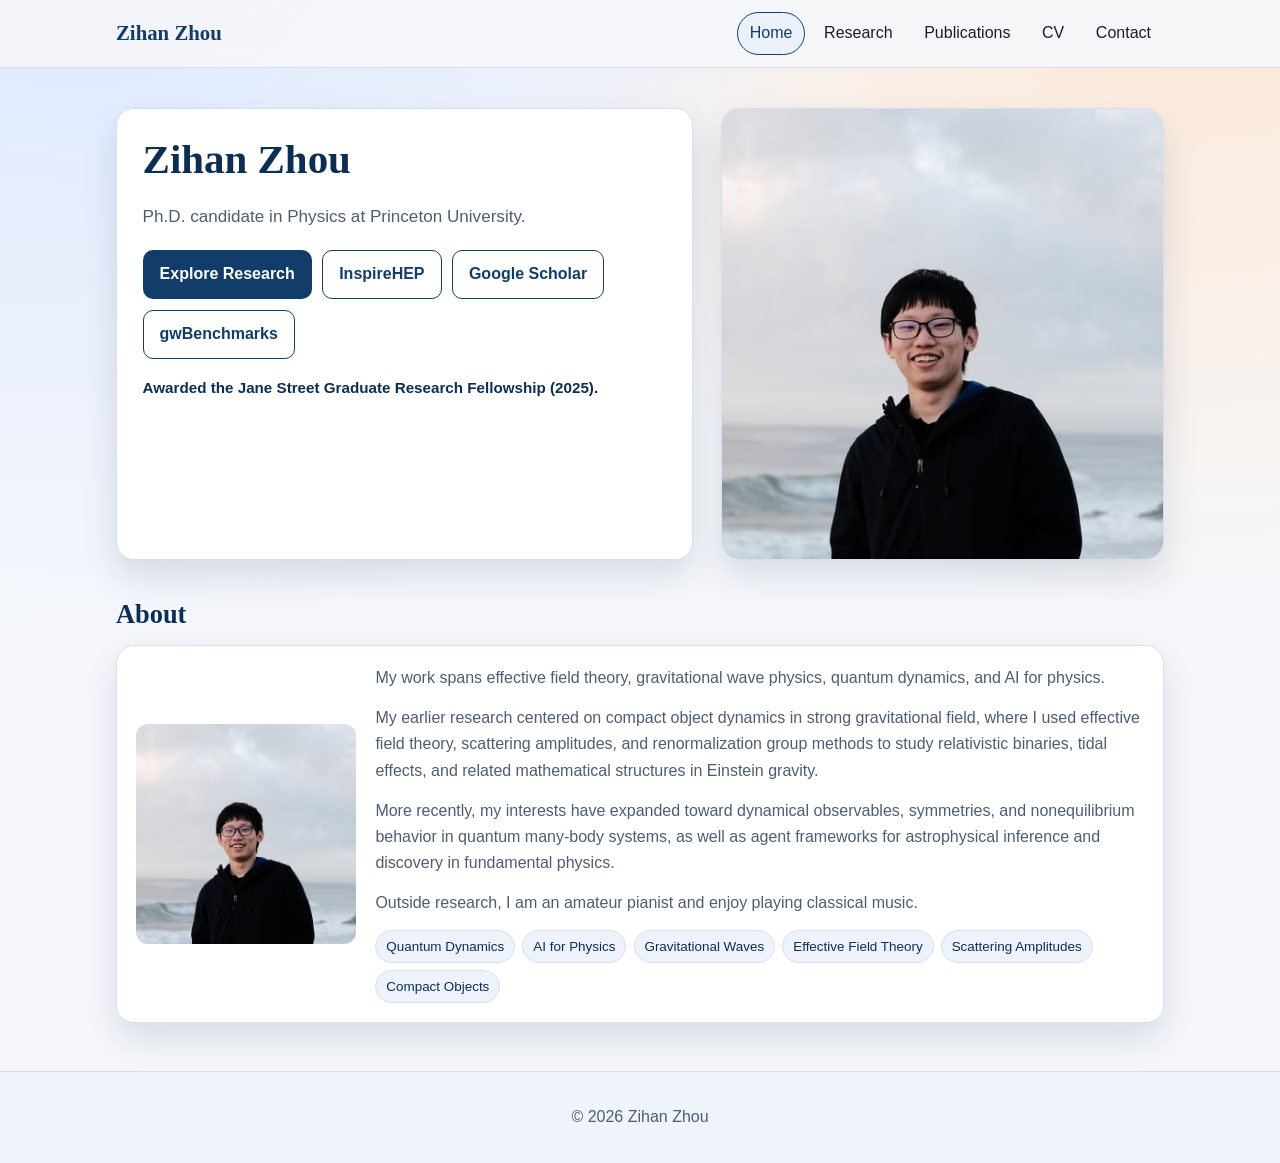
<file: index.html>
<!DOCTYPE html>
<html lang="en">
<head>
  <meta charset="UTF-8">
  <meta name="viewport" content="width=device-width, initial-scale=1.0">
  <meta name="description" content="Zihan Zhou is a Ph.D. candidate in Physics at Princeton University working on gravitational wave astrophysics, quantum dynamics, and AI for physics.">
  <title>Zihan Zhou | Physics at Princeton</title>
  <link rel="stylesheet" href="style.css">
</head>
<body>
  <nav class="site-nav">
    <div class="site-nav-inner">
      <a class="brand" href="index.html">Zihan Zhou</a>
      <ul class="nav-links">
        <li><a class="active" href="index.html">Home</a></li>
        <li><a href="research.html">Research</a></li>
        <li><a href="publications.html">Publications</a></li>
        <li><a href="cv.html">CV</a></li>
        <li><a href="contact.html">Contact</a></li>
      </ul>
    </div>
  </nav>

  <main>
    <header class="hero">
      <div class="hero-text" data-animate style="--delay: 0.05s;">
        <h1>Zihan Zhou</h1>
        <p class="lead">
          Ph.D. candidate in Physics at Princeton University.
        </p>
        <div class="actions">
          <a class="btn primary" href="research.html">Explore Research</a>
          <a class="btn ghost" href="https://inspirehep.net/authors/1829935?ui-citation-summary=true" target="_blank" rel="noopener">InspireHEP</a>
          <a class="btn ghost" href="https://scholar.google.com/citations?user=hZ7gmYwAAAAJ&amp;hl=en&amp;oi=ao" target="_blank" rel="noopener">Google Scholar</a>
          <a class="btn ghost" href="https://tousifislam.com/gwBenchmarks/" target="_blank" rel="noopener">gwBenchmarks</a>
        </div>
        <p class="hero-note">Awarded the Jane Street Graduate Research Fellowship (2025).</p>
      </div>
      <figure class="hero-photo" data-animate style="--delay: 0.2s;">
        <img src="zihan-home.jpg" alt="Portrait of Zihan Zhou">
      </figure>
    </header>

    <section class="section" data-animate style="--delay: 0.28s;">
      <h2>About</h2>
      <div class="about-panel">
        <img src="zihan-home.jpg" alt="Zihan Zhou">
        <div>
          <p>
            My work spans effective field theory, gravitational wave physics, quantum dynamics, and AI for physics.
          </p>
          <p>
            My earlier research centered on compact object dynamics in strong gravitational field, where I used effective field theory,
            scattering amplitudes, and renormalization group methods to study relativistic binaries, tidal effects, and
            related mathematical structures in Einstein gravity.
          </p>
          <p>
            More recently, my interests have expanded toward dynamical observables, symmetries, and nonequilibrium
            behavior in quantum many-body systems, as well as agent frameworks for astrophysical inference and
            discovery in fundamental physics.
          </p>
          <p>
            Outside research, I am an amateur pianist and enjoy playing classical music.
          </p>
          <div class="tag-row">
            <span class="tag">Quantum Dynamics</span>
            <span class="tag">AI for Physics</span>
            <span class="tag">Gravitational Waves</span>
            <span class="tag">Effective Field Theory</span>
            <span class="tag">Scattering Amplitudes</span>
            <span class="tag">Compact Objects</span>
          </div>
        </div>
      </div>
    </section>

  </main>

  <footer>
    <p>&copy; 2026 Zihan Zhou</p>
  </footer>
</body>
</html>
</file>
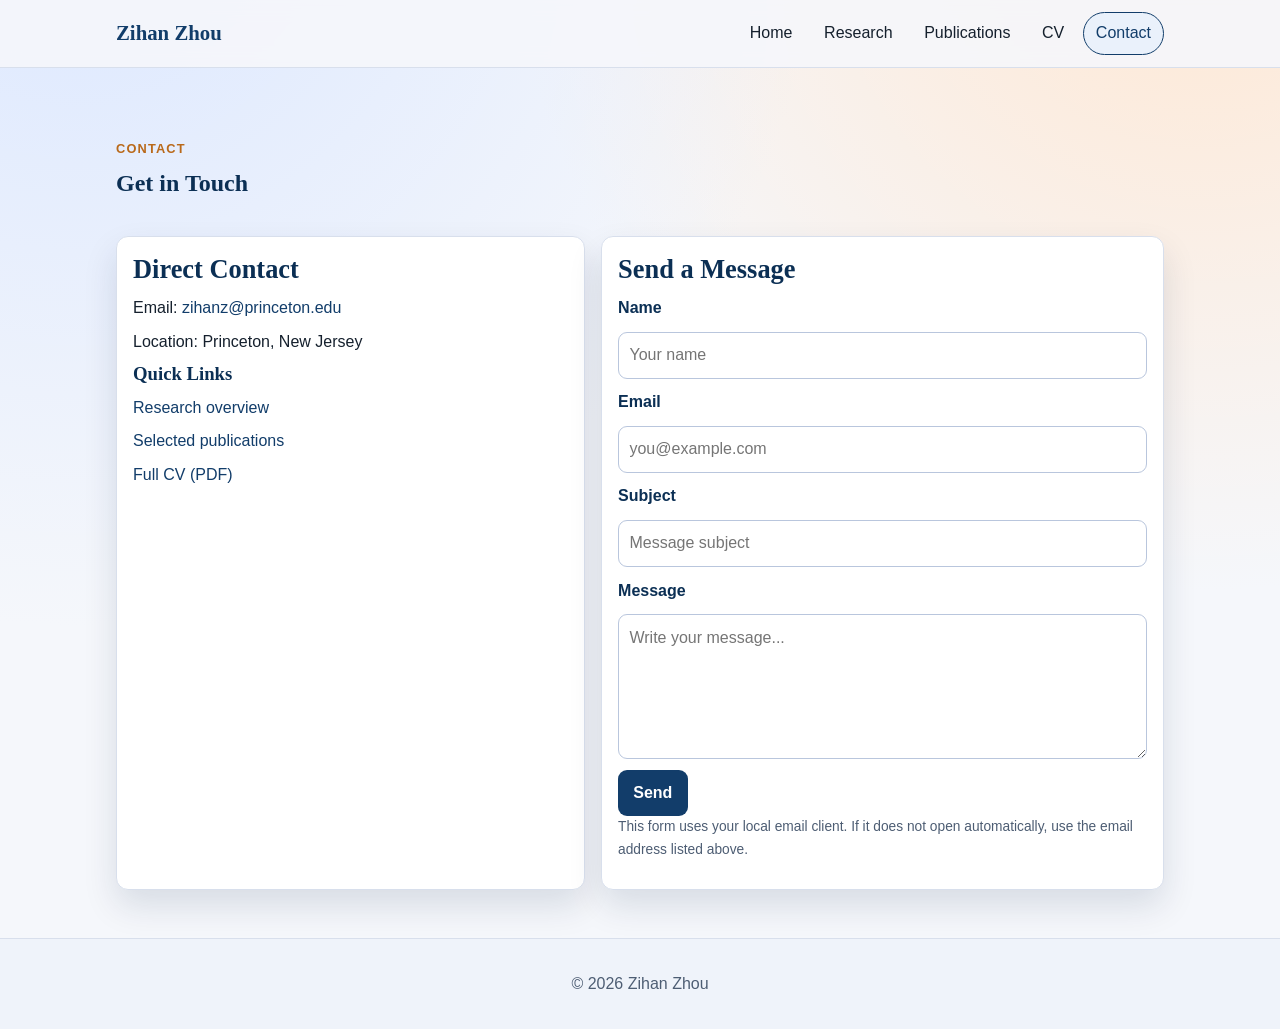
<file: contact.html>
<!DOCTYPE html>
<html lang="en">
<head>
  <meta charset="UTF-8">
  <meta name="viewport" content="width=device-width, initial-scale=1.0">
  <meta name="description" content="Contact information for Zihan Zhou.">
  <title>Contact | Zihan Zhou</title>
  <link rel="stylesheet" href="style.css">
</head>
<body>
  <nav class="site-nav">
    <div class="site-nav-inner">
      <a class="brand" href="index.html">Zihan Zhou</a>
      <ul class="nav-links">
        <li><a href="index.html">Home</a></li>
        <li><a href="research.html">Research</a></li>
        <li><a href="publications.html">Publications</a></li>
        <li><a href="cv.html">CV</a></li>
        <li><a class="active" href="contact.html">Contact</a></li>
      </ul>
    </div>
  </nav>

  <main>
    <section class="section" data-animate style="--delay: 0.05s;">
      <p class="eyebrow">Contact</p>
      <h1>Get in Touch</h1>
    </section>

    <section class="section contact-layout" data-animate style="--delay: 0.12s;">
      <article class="contact-card">
        <h2>Direct Contact</h2>
        <ul class="contact-list">
          <li>Email: <a href="mailto:zihanz@princeton.edu">zihanz@princeton.edu</a></li>
          <li>Location: Princeton, New Jersey</li>
        </ul>
        <h3>Quick Links</h3>
        <ul class="contact-list">
          <li><a href="research.html">Research overview</a></li>
          <li><a href="publications.html">Selected publications</a></li>
          <li><a href="cv-zihan-zhou.pdf" target="_blank" rel="noopener">Full CV (PDF)</a></li>
        </ul>
      </article>

      <article class="contact-card">
        <h2>Send a Message</h2>
        <form class="contact-form" action="mailto:zihanz@princeton.edu" method="post" enctype="text/plain">
          <label for="name">Name</label>
          <input type="text" id="name" name="name" placeholder="Your name" required>

          <label for="email">Email</label>
          <input type="email" id="email" name="email" placeholder="you@example.com" required>

          <label for="subject">Subject</label>
          <input type="text" id="subject" name="subject" placeholder="Message subject" required>

          <label for="message">Message</label>
          <textarea id="message" name="message" placeholder="Write your message..." required></textarea>

          <button type="submit">Send</button>
        </form>
        <p class="form-note">
          This form uses your local email client. If it does not open automatically, use the email address listed above.
        </p>
      </article>
    </section>
  </main>

  <footer>
    <p>&copy; 2026 Zihan Zhou</p>
  </footer>
</body>
</html>
</file>
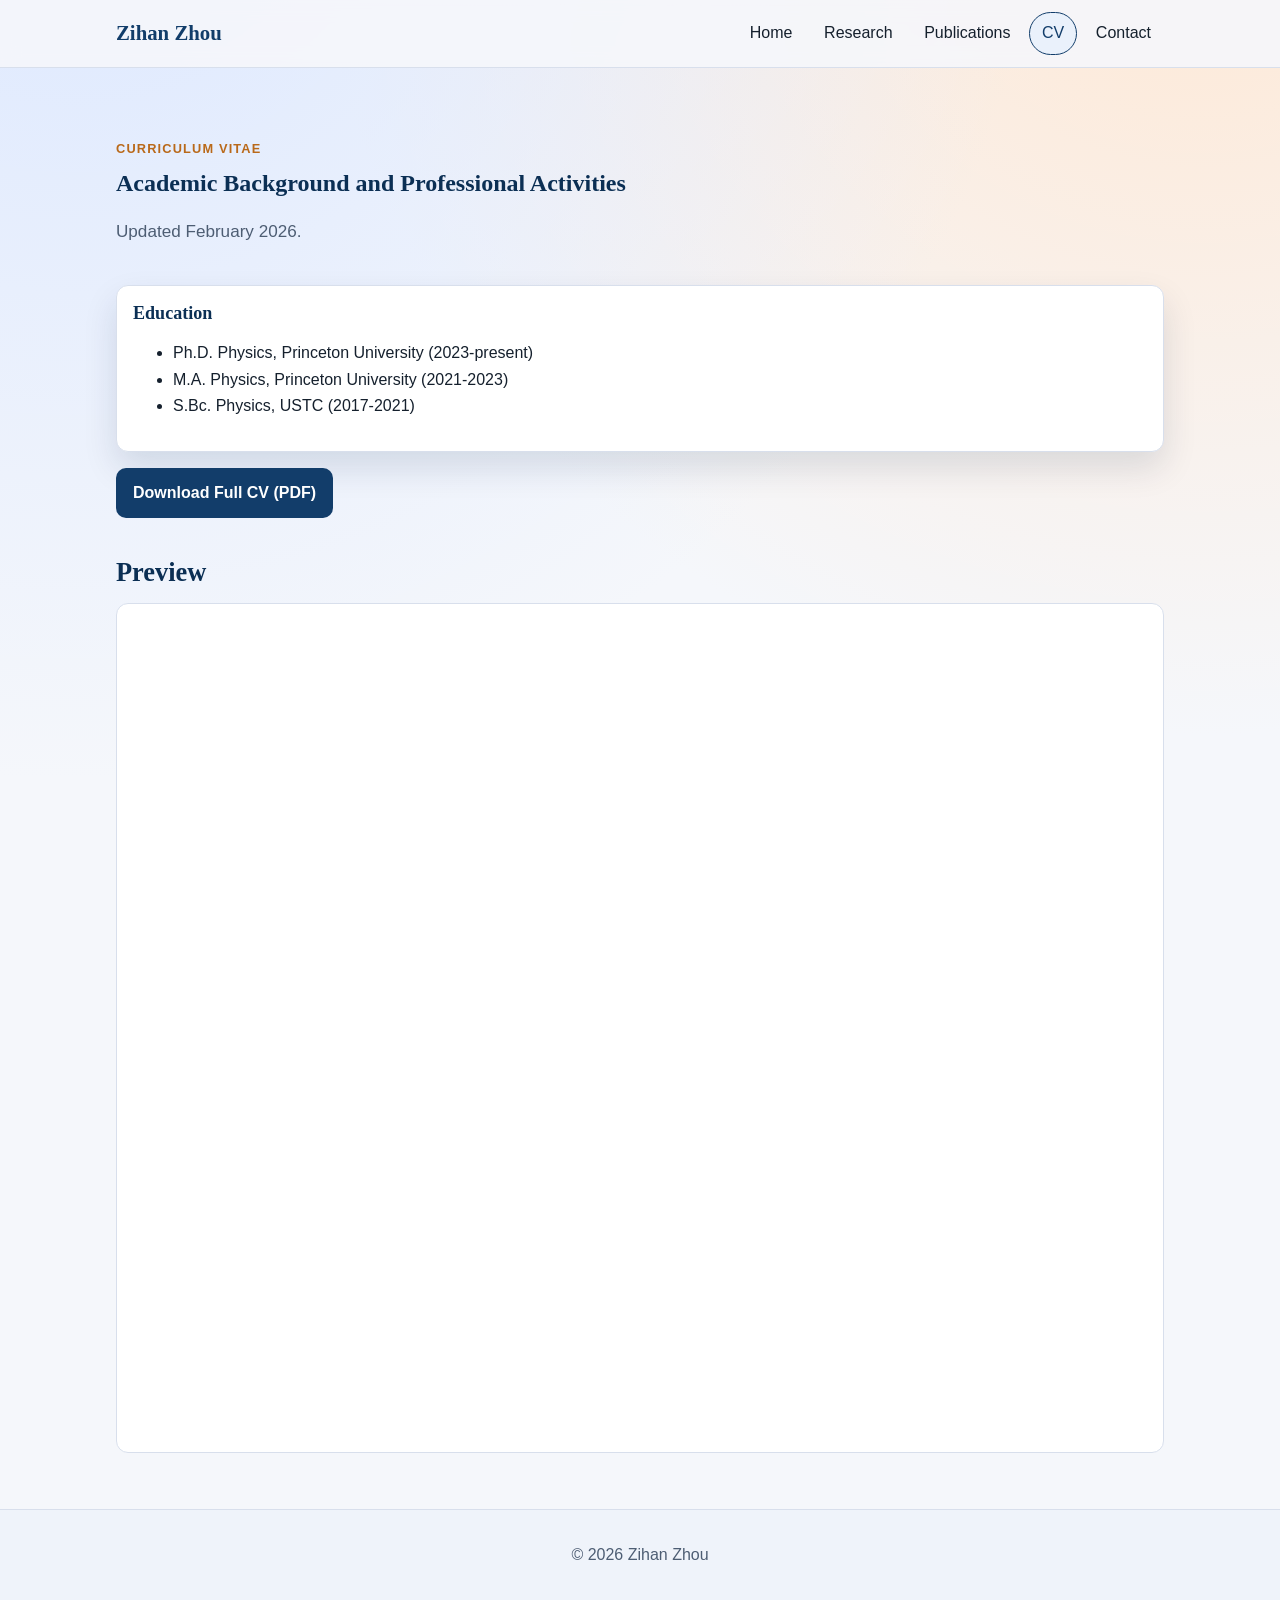
<file: cv.html>
<!DOCTYPE html>
<html lang="en">
<head>
  <meta charset="UTF-8">
  <meta name="viewport" content="width=device-width, initial-scale=1.0">
  <meta name="description" content="Curriculum Vitae for Zihan Zhou, Ph.D. candidate in Physics at Princeton University.">
  <title>CV | Zihan Zhou</title>
  <link rel="stylesheet" href="style.css">
</head>
<body>
  <nav class="site-nav">
    <div class="site-nav-inner">
      <a class="brand" href="index.html">Zihan Zhou</a>
      <ul class="nav-links">
        <li><a href="index.html">Home</a></li>
        <li><a href="research.html">Research</a></li>
        <li><a href="publications.html">Publications</a></li>
        <li><a class="active" href="cv.html">CV</a></li>
        <li><a href="contact.html">Contact</a></li>
      </ul>
    </div>
  </nav>

  <main>
    <section class="section" data-animate style="--delay: 0.05s;">
      <p class="eyebrow">Curriculum Vitae</p>
      <h1>Academic Background and Professional Activities</h1>
      <p class="lead">Updated February 2026.</p>
    </section>

    <section class="section" data-animate style="--delay: 0.12s;">
      <div class="cv-grid">
        <article class="card">
          <h3>Education</h3>
          <ul>
            <li>Ph.D. Physics, Princeton University (2023-present)</li>
            <li>M.A. Physics, Princeton University (2021-2023)</li>
            <li>S.Bc. Physics, USTC (2017-2021)</li>
          </ul>
        </article>
      </div>
      <p>
        <a class="btn primary" href="cv-zihan-zhou.pdf" target="_blank" rel="noopener">Download Full CV (PDF)</a>
      </p>
    </section>

    <section class="section" data-animate style="--delay: 0.18s;">
      <h2>Preview</h2>
      <iframe class="cv-preview" src="cv-zihan-zhou.pdf#view=FitH" title="CV preview for Zihan Zhou"></iframe>
    </section>
  </main>

  <footer>
    <p>&copy; 2026 Zihan Zhou</p>
  </footer>
</body>
</html>
</file>
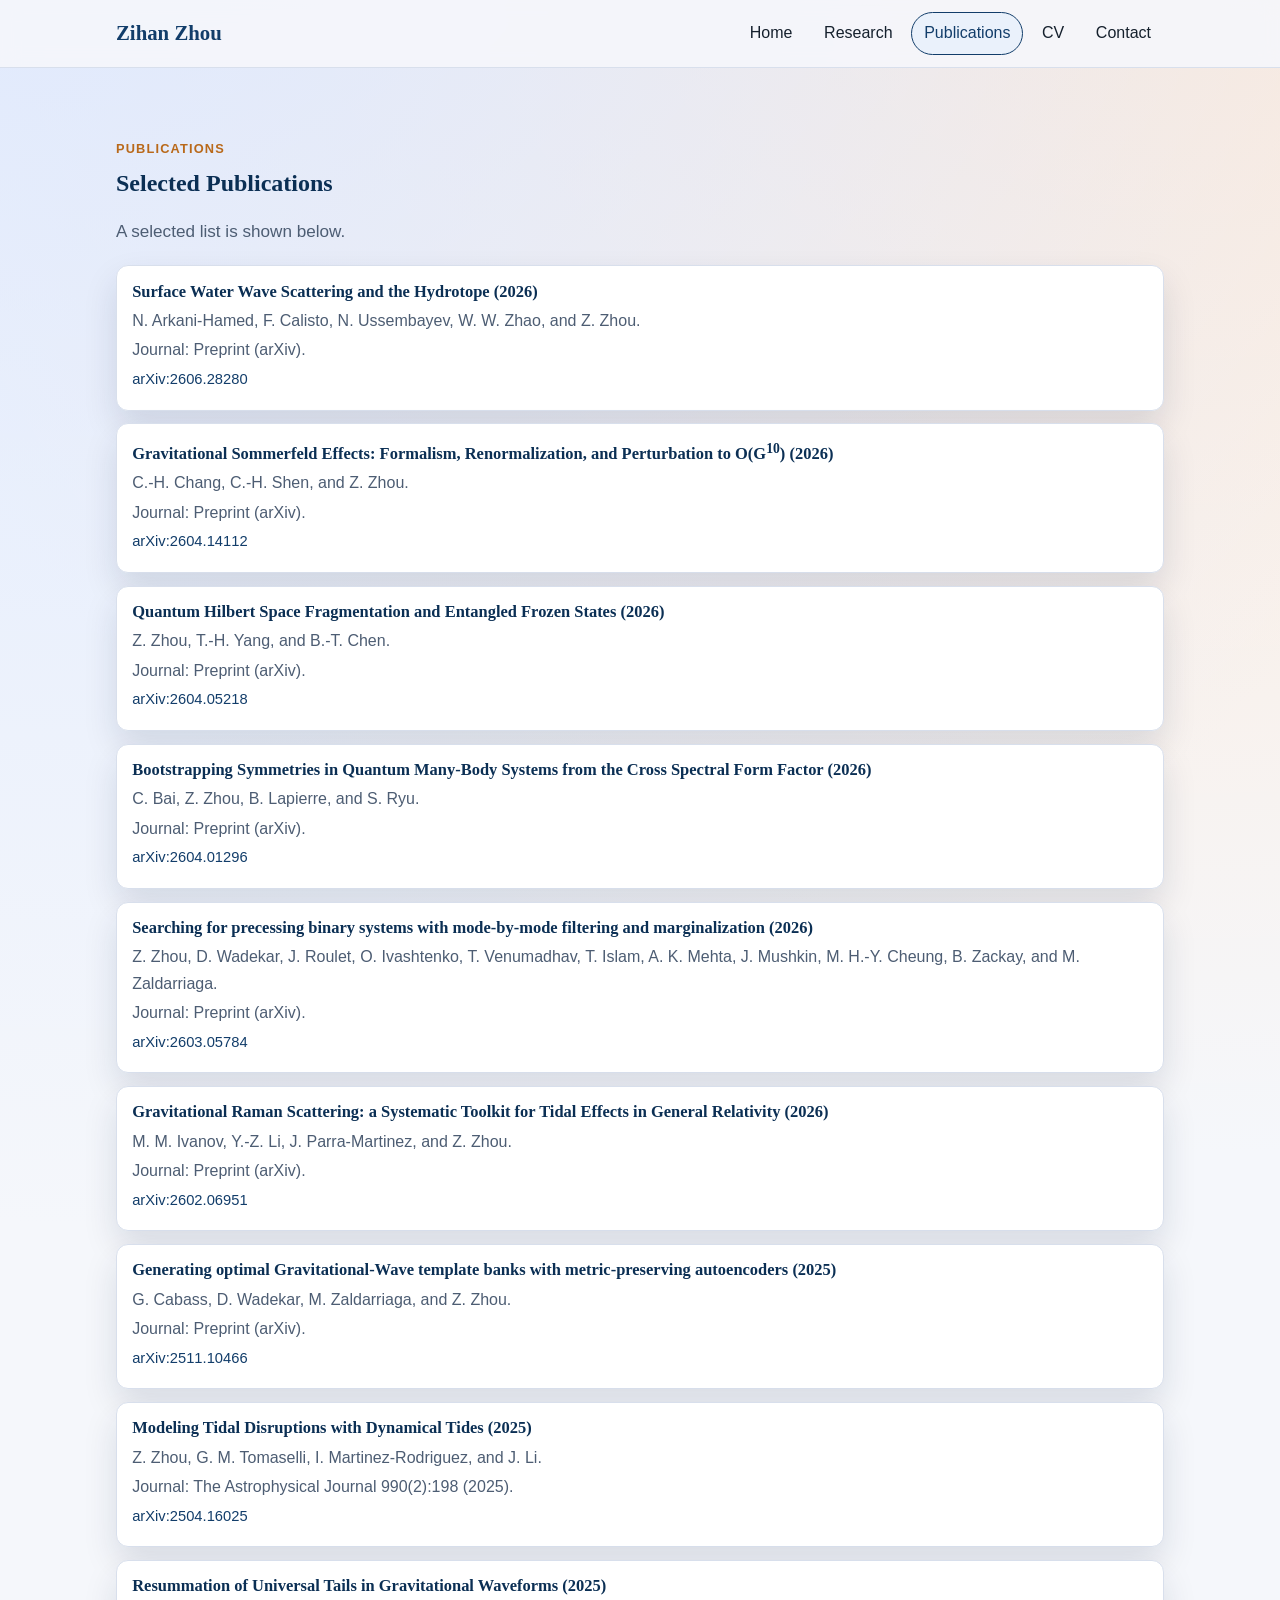
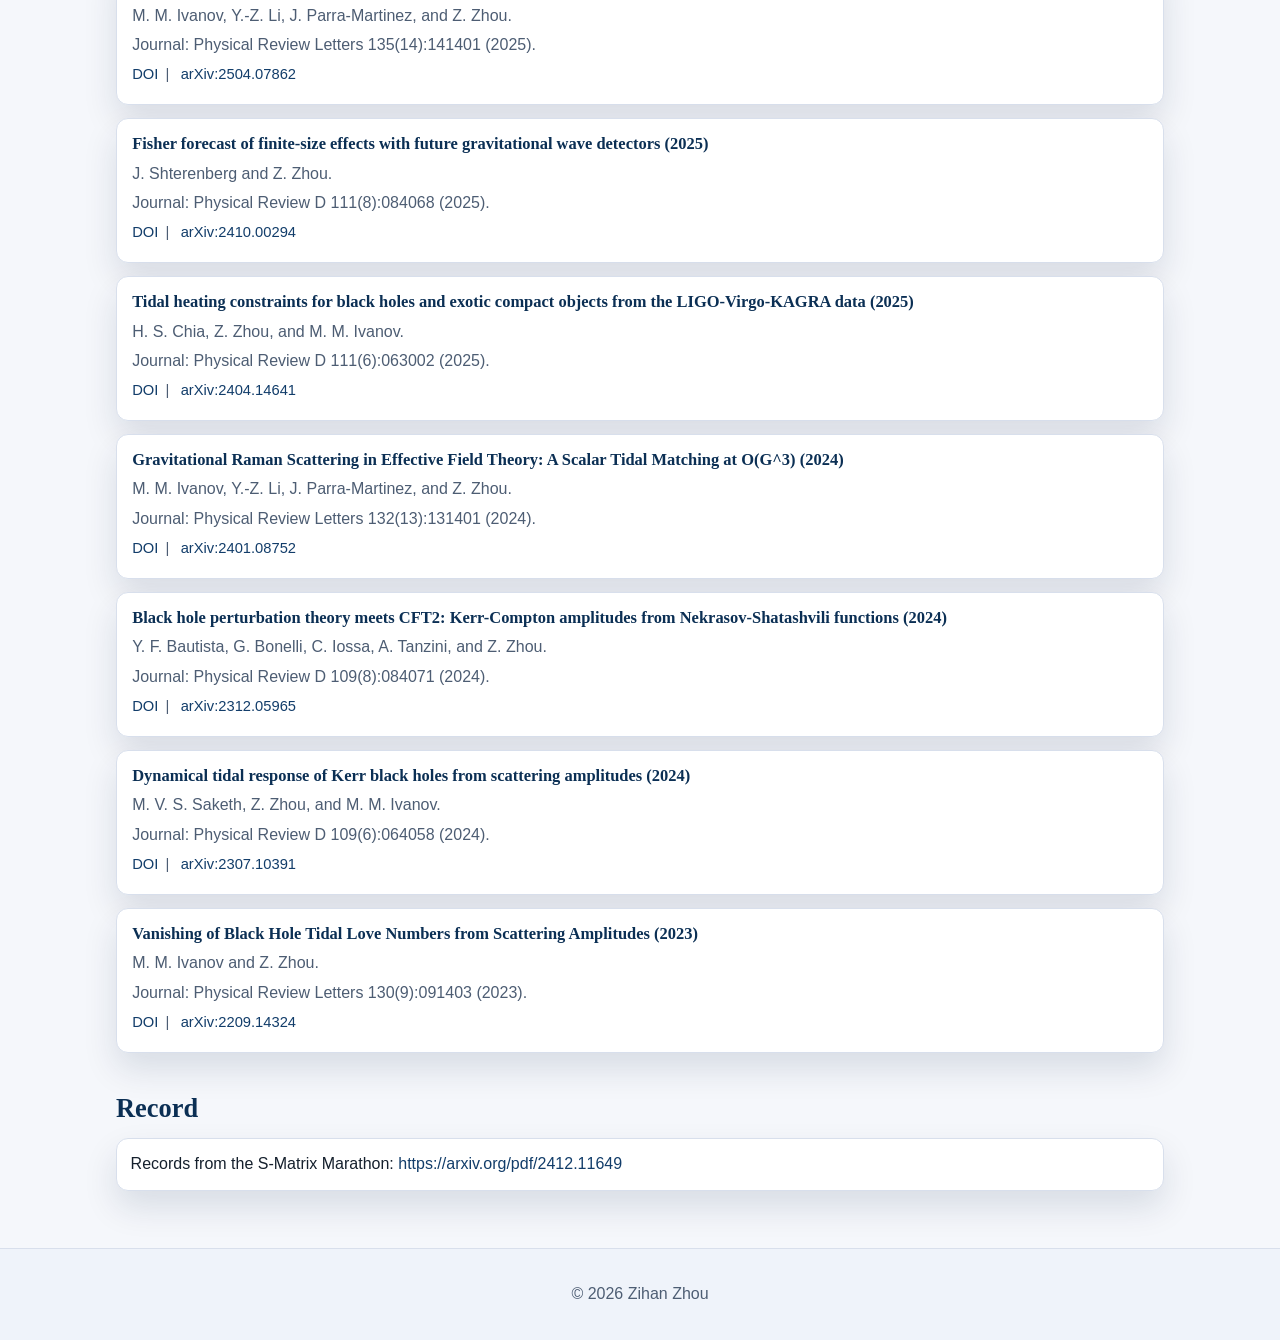
<file: publications.html>
<!DOCTYPE html>
<html lang="en">
<head>
  <meta charset="UTF-8">
  <meta name="viewport" content="width=device-width, initial-scale=1.0">
  <meta name="description" content="Selected publications by Zihan Zhou in gravitational wave physics, compact objects, and cosmology.">
  <title>Publications | Zihan Zhou</title>
  <link rel="stylesheet" href="style.css">
</head>
<body>
  <nav class="site-nav">
    <div class="site-nav-inner">
      <a class="brand" href="index.html">Zihan Zhou</a>
      <ul class="nav-links">
        <li><a href="index.html">Home</a></li>
        <li><a href="research.html">Research</a></li>
        <li><a class="active" href="publications.html">Publications</a></li>
        <li><a href="cv.html">CV</a></li>
        <li><a href="contact.html">Contact</a></li>
      </ul>
    </div>
  </nav>

  <main>
    <section class="section" data-animate style="--delay: 0.05s;">
      <p class="eyebrow">Publications</p>
      <h1>Selected Publications</h1>
      <p class="lead">
        A selected list is shown below.
      </p>
    </section>

    <ol class="publication-list" data-animate style="--delay: 0.12s;">
      <li class="publication-item">
        <h3>Surface Water Wave Scattering and the Hydrotope (2026)</h3>
        <p>N. Arkani-Hamed, F. Calisto, N. Ussembayev, W. W. Zhao, and Z. Zhou.</p>
        <p>Journal: Preprint (arXiv).</p>
        <p class="publication-links">
          <a href="https://arxiv.org/abs/2606.28280" target="_blank" rel="noopener">arXiv:2606.28280</a>
        </p>
      </li>
      <li class="publication-item">
        <h3>Gravitational Sommerfeld Effects: Formalism, Renormalization, and Perturbation to O(G<sup>10</sup>) (2026)</h3>
        <p>C.-H. Chang, C.-H. Shen, and Z. Zhou.</p>
        <p>Journal: Preprint (arXiv).</p>
        <p class="publication-links">
          <a href="https://arxiv.org/abs/2604.14112" target="_blank" rel="noopener">arXiv:2604.14112</a>
        </p>
      </li>
      <li class="publication-item">
        <h3>Quantum Hilbert Space Fragmentation and Entangled Frozen States (2026)</h3>
        <p>Z. Zhou, T.-H. Yang, and B.-T. Chen.</p>
        <p>Journal: Preprint (arXiv).</p>
        <p class="publication-links">
          <a href="https://arxiv.org/abs/2604.05218" target="_blank" rel="noopener">arXiv:2604.05218</a>
        </p>
      </li>
      <li class="publication-item">
        <h3>Bootstrapping Symmetries in Quantum Many-Body Systems from the Cross Spectral Form Factor (2026)</h3>
        <p>C. Bai, Z. Zhou, B. Lapierre, and S. Ryu.</p>
        <p>Journal: Preprint (arXiv).</p>
        <p class="publication-links">
          <a href="https://arxiv.org/abs/2604.01296" target="_blank" rel="noopener">arXiv:2604.01296</a>
        </p>
      </li>
      <li class="publication-item">
        <h3>Searching for precessing binary systems with mode-by-mode filtering and marginalization (2026)</h3>
        <p>Z. Zhou, D. Wadekar, J. Roulet, O. Ivashtenko, T. Venumadhav, T. Islam, A. K. Mehta, J. Mushkin, M. H.-Y. Cheung, B. Zackay, and M. Zaldarriaga.</p>
        <p>Journal: Preprint (arXiv).</p>
        <p class="publication-links">
          <a href="https://arxiv.org/abs/2603.05784" target="_blank" rel="noopener">arXiv:2603.05784</a>
        </p>
      </li>
      <li class="publication-item">
        <h3>Gravitational Raman Scattering: a Systematic Toolkit for Tidal Effects in General Relativity (2026)</h3>
        <p>M. M. Ivanov, Y.-Z. Li, J. Parra-Martinez, and Z. Zhou.</p>
        <p>Journal: Preprint (arXiv).</p>
        <p class="publication-links">
          <a href="https://arxiv.org/abs/2602.06951" target="_blank" rel="noopener">arXiv:2602.06951</a>
        </p>
      </li>
      <li class="publication-item">
        <h3>Generating optimal Gravitational-Wave template banks with metric-preserving autoencoders (2025)</h3>
        <p>G. Cabass, D. Wadekar, M. Zaldarriaga, and Z. Zhou.</p>
        <p>Journal: Preprint (arXiv).</p>
        <p class="publication-links">
          <a href="https://arxiv.org/abs/2511.10466" target="_blank" rel="noopener">arXiv:2511.10466</a>
        </p>
      </li>
      <li class="publication-item">
        <h3>Modeling Tidal Disruptions with Dynamical Tides (2025)</h3>
        <p>Z. Zhou, G. M. Tomaselli, I. Martinez-Rodriguez, and J. Li.</p>
        <p>Journal: The Astrophysical Journal 990(2):198 (2025).</p>
        <p class="publication-links">
          <a href="https://arxiv.org/abs/2504.16025" target="_blank" rel="noopener">arXiv:2504.16025</a>
        </p>
      </li>
      <li class="publication-item">
        <h3>Resummation of Universal Tails in Gravitational Waveforms (2025)</h3>
        <p>M. M. Ivanov, Y.-Z. Li, J. Parra-Martinez, and Z. Zhou.</p>
        <p>Journal: Physical Review Letters 135(14):141401 (2025).</p>
        <p class="publication-links">
          <a href="https://doi.org/10.1103/PhysRevLett.135.141401" target="_blank" rel="noopener">DOI</a>
          <a href="https://arxiv.org/abs/2504.07862" target="_blank" rel="noopener">arXiv:2504.07862</a>
        </p>
      </li>
      <li class="publication-item">
        <h3>Fisher forecast of finite-size effects with future gravitational wave detectors (2025)</h3>
        <p>J. Shterenberg and Z. Zhou.</p>
        <p>Journal: Physical Review D 111(8):084068 (2025).</p>
        <p class="publication-links">
          <a href="https://doi.org/10.1103/PhysRevD.111.084068" target="_blank" rel="noopener">DOI</a>
          <a href="https://arxiv.org/abs/2410.00294" target="_blank" rel="noopener">arXiv:2410.00294</a>
        </p>
      </li>
      <li class="publication-item">
        <h3>Tidal heating constraints for black holes and exotic compact objects from the LIGO-Virgo-KAGRA data (2025)</h3>
        <p>H. S. Chia, Z. Zhou, and M. M. Ivanov.</p>
        <p>Journal: Physical Review D 111(6):063002 (2025).</p>
        <p class="publication-links">
          <a href="https://doi.org/10.1103/PhysRevD.111.063002" target="_blank" rel="noopener">DOI</a>
          <a href="https://arxiv.org/abs/2404.14641" target="_blank" rel="noopener">arXiv:2404.14641</a>
        </p>
      </li>
      <li class="publication-item">
        <h3>Gravitational Raman Scattering in Effective Field Theory: A Scalar Tidal Matching at O(G^3) (2024)</h3>
        <p>M. M. Ivanov, Y.-Z. Li, J. Parra-Martinez, and Z. Zhou.</p>
        <p>Journal: Physical Review Letters 132(13):131401 (2024).</p>
        <p class="publication-links">
          <a href="https://doi.org/10.1103/PhysRevLett.132.131401" target="_blank" rel="noopener">DOI</a>
          <a href="https://arxiv.org/abs/2401.08752" target="_blank" rel="noopener">arXiv:2401.08752</a>
        </p>
      </li>
      <li class="publication-item">
        <h3>Black hole perturbation theory meets CFT2: Kerr-Compton amplitudes from Nekrasov-Shatashvili functions (2024)</h3>
        <p>Y. F. Bautista, G. Bonelli, C. Iossa, A. Tanzini, and Z. Zhou.</p>
        <p>Journal: Physical Review D 109(8):084071 (2024).</p>
        <p class="publication-links">
          <a href="https://doi.org/10.1103/PhysRevD.109.084071" target="_blank" rel="noopener">DOI</a>
          <a href="https://arxiv.org/abs/2312.05965" target="_blank" rel="noopener">arXiv:2312.05965</a>
        </p>
      </li>
      <li class="publication-item">
        <h3>Dynamical tidal response of Kerr black holes from scattering amplitudes (2024)</h3>
        <p>M. V. S. Saketh, Z. Zhou, and M. M. Ivanov.</p>
        <p>Journal: Physical Review D 109(6):064058 (2024).</p>
        <p class="publication-links">
          <a href="https://doi.org/10.1103/PhysRevD.109.064058" target="_blank" rel="noopener">DOI</a>
          <a href="https://arxiv.org/abs/2307.10391" target="_blank" rel="noopener">arXiv:2307.10391</a>
        </p>
      </li>
      <li class="publication-item">
        <h3>Vanishing of Black Hole Tidal Love Numbers from Scattering Amplitudes (2023)</h3>
        <p>M. M. Ivanov and Z. Zhou.</p>
        <p>Journal: Physical Review Letters 130(9):091403 (2023).</p>
        <p class="publication-links">
          <a href="https://doi.org/10.1103/PhysRevLett.130.091403" target="_blank" rel="noopener">DOI</a>
          <a href="https://arxiv.org/abs/2209.14324" target="_blank" rel="noopener">arXiv:2209.14324</a>
        </p>
      </li>
    </ol>

    <section class="section" data-animate style="--delay: 0.16s;">
      <h2>Record</h2>
      <ul class="clean-list">
        <li>
          Records from the S-Matrix Marathon:
          <a href="https://arxiv.org/pdf/2412.11649" target="_blank" rel="noopener">https://arxiv.org/pdf/2412.11649</a>
        </li>
      </ul>
    </section>
  </main>

  <footer>
    <p>&copy; 2026 Zihan Zhou</p>
  </footer>
</body>
</html>
</file>
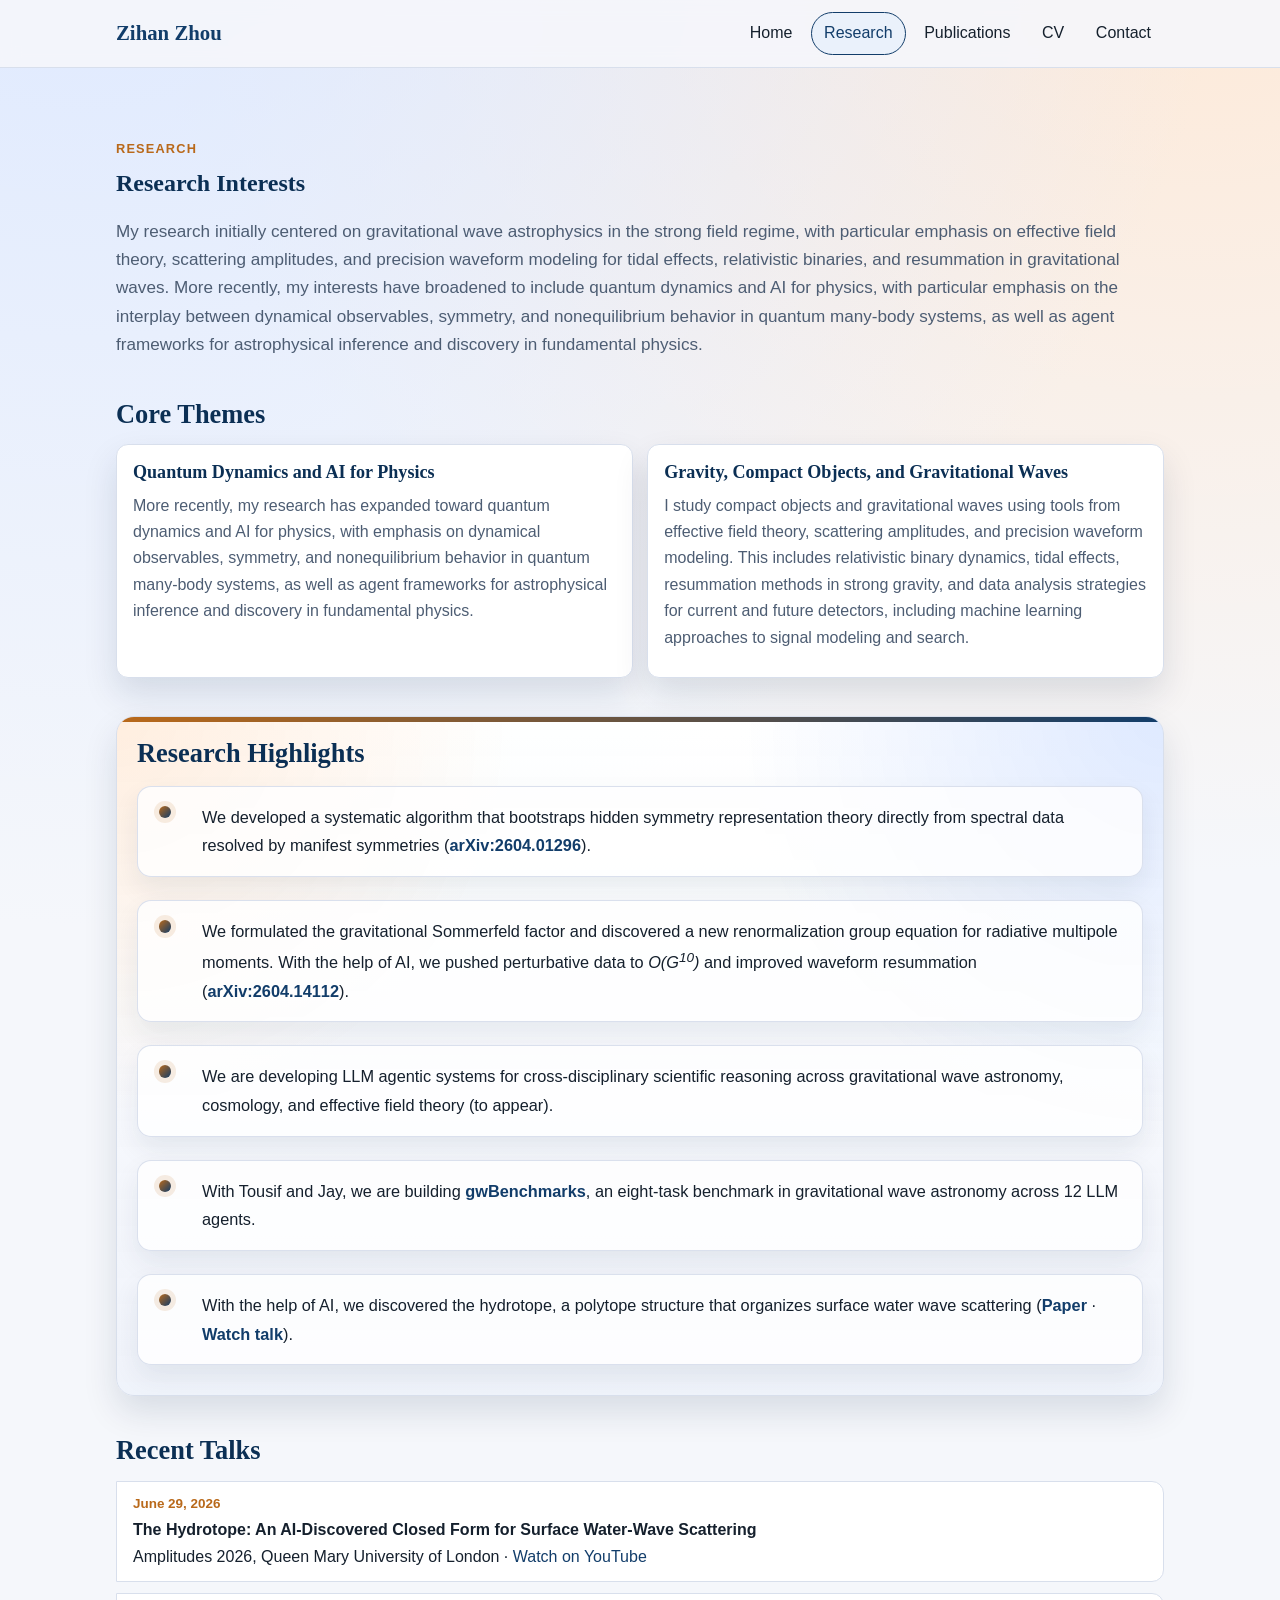
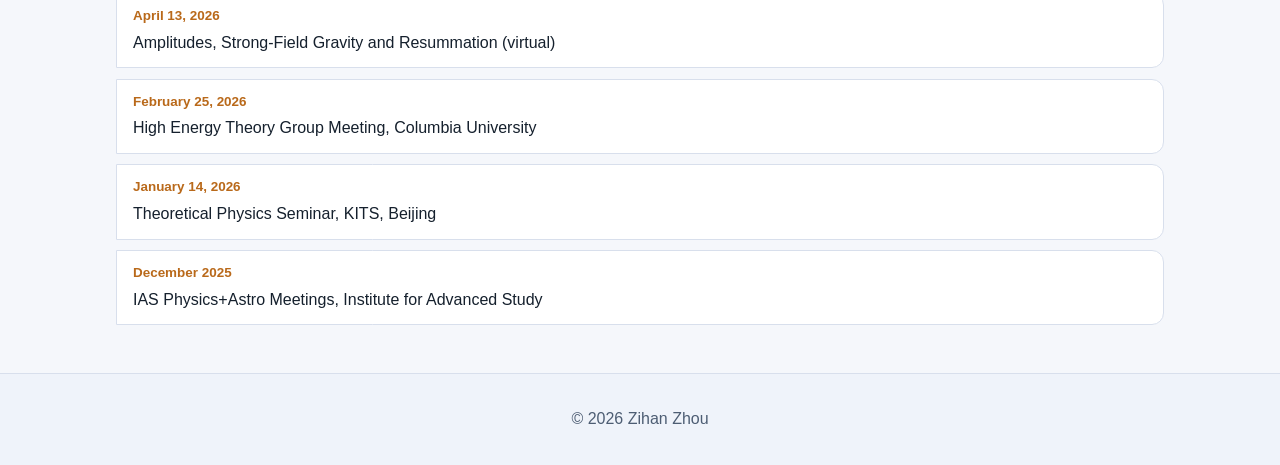
<file: research.html>
<!DOCTYPE html>
<html lang="en">
<head>
  <meta charset="UTF-8">
  <meta name="viewport" content="width=device-width, initial-scale=1.0">
  <meta name="description" content="Research overview for Zihan Zhou: gravitational wave astrophysics, effective field theory, scattering amplitudes, quantum dynamics, and AI for physics.">
  <title>Research | Zihan Zhou</title>
  <link rel="stylesheet" href="style.css">
</head>
<body>
  <nav class="site-nav">
    <div class="site-nav-inner">
      <a class="brand" href="index.html">Zihan Zhou</a>
      <ul class="nav-links">
        <li><a href="index.html">Home</a></li>
        <li><a class="active" href="research.html">Research</a></li>
        <li><a href="publications.html">Publications</a></li>
        <li><a href="cv.html">CV</a></li>
        <li><a href="contact.html">Contact</a></li>
      </ul>
    </div>
  </nav>

  <main>
    <section class="section" data-animate style="--delay: 0.05s;">
      <p class="eyebrow">Research</p>
      <h1>Research Interests</h1>
      <p class="lead">
        My research initially centered on gravitational wave astrophysics in the strong field regime, with particular
        emphasis on effective field theory, scattering amplitudes, and precision waveform modeling for tidal effects,
        relativistic binaries, and resummation in gravitational waves. More recently, my interests have broadened to include quantum
        dynamics and AI for physics, with particular emphasis on the interplay between dynamical observables,
        symmetry, and nonequilibrium behavior in quantum many-body systems, as well as agent frameworks for
        astrophysical inference and discovery in fundamental physics.
      </p>
    </section>

    <section class="section" data-animate style="--delay: 0.12s;">
      <h2>Core Themes</h2>
      <div class="card-grid">
        <article class="card">
          <h3>Quantum Dynamics and AI for Physics</h3>
          <p>
            More recently, my research has expanded toward quantum dynamics and AI for physics, with emphasis on
            dynamical observables, symmetry, and nonequilibrium behavior in quantum many-body systems, as well as
            agent frameworks for astrophysical inference and discovery in fundamental physics.
          </p>
        </article>
        <article class="card">
          <h3>Gravity, Compact Objects, and Gravitational Waves</h3>
          <p>
            I study compact objects and gravitational waves using tools from effective field theory, scattering
            amplitudes, and precision waveform modeling. This includes relativistic binary dynamics, tidal effects,
            resummation methods in strong gravity, and data analysis strategies for current and future detectors,
            including machine learning approaches to signal modeling and search.
          </p>
        </article>
      </div>
    </section>

    <section class="section highlight-section" data-animate style="--delay: 0.2s;">
      <h2>Research Highlights</h2>
      <ul class="clean-list highlight-list">
        <li>
          We developed a systematic algorithm that bootstraps hidden symmetry representation theory directly from
          spectral data resolved by manifest symmetries
          (<a href="https://arxiv.org/abs/2604.01296" target="_blank" rel="noopener">arXiv:2604.01296</a>).
        </li>
        <li>
          We formulated the gravitational Sommerfeld factor and discovered a new renormalization group equation for
          radiative multipole moments. With the help of AI, we pushed perturbative data to
          <em>O(G<sup>10</sup>)</em> and improved waveform resummation
          (<a href="https://arxiv.org/abs/2604.14112" target="_blank" rel="noopener">arXiv:2604.14112</a>).
        </li>
        <li>
          We are developing LLM agentic systems for cross-disciplinary scientific reasoning across gravitational wave
          astronomy, cosmology, and effective field theory (to appear).
        </li>
        <li>
          With Tousif and Jay, we are building
          <a href="https://tousifislam.com/gwBenchmarks/" target="_blank" rel="noopener">gwBenchmarks</a>, an
          eight-task benchmark in gravitational wave astronomy across 12 LLM agents.
        </li>
        <li>
          With the help of AI, we discovered the hydrotope, a polytope structure that organizes surface water wave
          scattering
          (<a href="https://arxiv.org/abs/2606.28280" target="_blank" rel="noopener">Paper</a> ·
          <a href="https://www.youtube.com/watch?v=6TAiu4wGtLg&amp;t=1581s" target="_blank" rel="noopener">Watch
            talk</a>).
        </li>
      </ul>
    </section>

    <section class="section" data-animate style="--delay: 0.28s;">
      <h2>Recent Talks</h2>
      <ul class="timeline">
        <li>
          <span class="when">June 29, 2026</span>
          <strong>The Hydrotope: An AI-Discovered Closed Form for Surface Water-Wave Scattering</strong><br>
          Amplitudes 2026, Queen Mary University of London ·
          <a href="https://www.youtube.com/watch?v=6TAiu4wGtLg&amp;t=1581s" target="_blank" rel="noopener">Watch on
            YouTube</a>
        </li>
        <li>
          <span class="when">April 13, 2026</span>
          Amplitudes, Strong-Field Gravity and Resummation (virtual)
        </li>
        <li>
          <span class="when">February 25, 2026</span>
          High Energy Theory Group Meeting, Columbia University
        </li>
        <li>
          <span class="when">January 14, 2026</span>
          Theoretical Physics Seminar, KITS, Beijing
        </li>
        <li>
          <span class="when">December 2025</span>
          IAS Physics+Astro Meetings, Institute for Advanced Study
        </li>
      </ul>
    </section>
  </main>

  <footer>
    <p>&copy; 2026 Zihan Zhou</p>
  </footer>
</body>
</html>
</file>
<file: style.css>
:root {
  --bg: #f5f7fb;
  --surface: #ffffff;
  --surface-soft: #eef2fa;
  --ink: #15202d;
  --muted: #4d5d73;
  --primary: #123d6a;
  --primary-strong: #0b2f54;
  --accent: #b9691a;
  --line: #d8dfec;
  --shadow: 0 16px 34px rgba(12, 34, 62, 0.12);
  --radius-lg: 18px;
  --radius-md: 12px;
  --max-width: 1080px;
}

* {
  box-sizing: border-box;
}

html,
body {
  margin: 0;
  padding: 0;
}

body {
  font-family: "Avenir Next", "Trebuchet MS", "Segoe UI", sans-serif;
  line-height: 1.65;
  color: var(--ink);
  background:
    radial-gradient(circle at 6% -12%, #dbe7ff 0%, transparent 45%),
    radial-gradient(circle at 94% -10%, #ffe7d2 0%, transparent 42%),
    var(--bg);
}

h1,
h2,
h3 {
  line-height: 1.25;
  margin-top: 0;
}

main h1,
main h2,
main h3 {
  font-family: "Palatino Linotype", "Book Antiqua", Palatino, serif;
  color: var(--primary-strong);
}

a {
  color: var(--primary);
  text-decoration: none;
}

a:hover {
  text-decoration: underline;
}

.site-nav {
  position: sticky;
  top: 0;
  z-index: 1000;
  backdrop-filter: blur(9px);
  background: rgba(245, 247, 251, 0.9);
  border-bottom: 1px solid var(--line);
}

.site-nav-inner {
  max-width: var(--max-width);
  margin: 0 auto;
  padding: 0.75rem 1rem;
  display: flex;
  align-items: center;
  justify-content: space-between;
  flex-wrap: wrap;
  gap: 0.9rem;
}

.brand {
  font-family: "Palatino Linotype", "Book Antiqua", Palatino, serif;
  font-size: 1.3rem;
  font-weight: 700;
  color: var(--primary);
}

.nav-links {
  list-style: none;
  display: flex;
  flex-wrap: wrap;
  gap: 0.35rem;
  padding: 0;
  margin: 0;
}

.nav-links a {
  display: inline-block;
  padding: 0.45rem 0.75rem;
  border-radius: 999px;
  border: 1px solid transparent;
  color: var(--ink);
}

.nav-links a:hover,
.nav-links a:focus-visible {
  text-decoration: none;
  border-color: var(--line);
  background: var(--surface);
}

.nav-links a.active {
  border-color: var(--primary);
  color: var(--primary);
  background: #eaf1fb;
}

main {
  max-width: var(--max-width);
  margin: 0 auto;
  padding: 2rem 1rem 3rem;
}

.hero {
  display: grid;
  grid-template-columns: 1.3fr 1fr;
  gap: 1.75rem;
  align-items: stretch;
  margin-top: 0.5rem;
}

.hero-text {
  background: var(--surface);
  border: 1px solid var(--line);
  border-radius: var(--radius-lg);
  box-shadow: var(--shadow);
  padding: 1.6rem;
}

.eyebrow {
  margin: 0 0 0.55rem;
  font-size: 0.8rem;
  letter-spacing: 0.09em;
  text-transform: uppercase;
  color: var(--accent);
  font-weight: 700;
}

.hero h1 {
  font-size: clamp(2rem, 3.2vw, 3.05rem);
  margin-bottom: 0.9rem;
}

.lead {
  font-size: 1.07rem;
  color: var(--muted);
  margin-bottom: 1.2rem;
}

.hero-note {
  margin: 1rem 0 0;
  font-size: 0.95rem;
  color: var(--primary-strong);
  font-weight: 600;
}

.actions {
  display: flex;
  flex-wrap: wrap;
  gap: 0.65rem;
}

.btn {
  display: inline-block;
  padding: 0.65rem 1rem;
  border-radius: 10px;
  border: 1px solid transparent;
  font-weight: 650;
  text-decoration: none;
}

.btn:hover {
  text-decoration: none;
}

.btn.primary {
  background: var(--primary);
  color: #ffffff;
}

.btn.primary:hover {
  background: var(--primary-strong);
}

.btn.ghost {
  background: #ffffff;
  border-color: var(--primary);
  color: var(--primary);
}

.btn.ghost:hover {
  background: #ebf2fb;
}

.stats {
  list-style: none;
  margin: 1.35rem 0 0;
  padding: 0;
  display: flex;
  flex-wrap: wrap;
  gap: 0.6rem;
}

.stats li {
  min-width: 145px;
  background: var(--surface-soft);
  border: 1px solid var(--line);
  border-radius: 10px;
  padding: 0.6rem 0.75rem;
}

.stats strong {
  display: block;
  font-size: 1.15rem;
  color: var(--primary-strong);
}

.stats span {
  font-size: 0.88rem;
  color: var(--muted);
}

.hero-photo {
  margin: 0;
  border-radius: var(--radius-lg);
  overflow: hidden;
  border: 1px solid var(--line);
  box-shadow: var(--shadow);
  min-height: 380px;
}

.hero-photo img {
  width: 100%;
  height: 100%;
  object-fit: cover;
}

.section {
  margin-top: 2.4rem;
}

.section h2 {
  margin-bottom: 0.85rem;
  font-size: 1.65rem;
}

.about-panel {
  display: grid;
  grid-template-columns: 220px 1fr;
  gap: 1.2rem;
  align-items: center;
  background: var(--surface);
  border: 1px solid var(--line);
  border-radius: var(--radius-lg);
  box-shadow: var(--shadow);
  padding: 1.2rem;
}

.about-panel img {
  width: 100%;
  border-radius: var(--radius-md);
  object-fit: cover;
  aspect-ratio: 1 / 1;
}

.about-panel p {
  margin: 0 0 0.85rem;
  color: var(--muted);
}

.tag-row {
  display: flex;
  flex-wrap: wrap;
  gap: 0.45rem;
}

.tag {
  display: inline-block;
  border-radius: 999px;
  border: 1px solid var(--line);
  background: var(--surface-soft);
  color: var(--primary-strong);
  font-size: 0.84rem;
  padding: 0.27rem 0.62rem;
}

.card-grid {
  display: grid;
  grid-template-columns: repeat(auto-fit, minmax(230px, 1fr));
  gap: 0.9rem;
}

.card {
  background: var(--surface);
  border: 1px solid var(--line);
  border-radius: var(--radius-md);
  box-shadow: var(--shadow);
  padding: 1rem;
}

.card h3 {
  margin-bottom: 0.55rem;
  font-size: 1.13rem;
}

.card p {
  color: var(--muted);
  margin: 0 0 0.6rem;
}

.highlight-section {
  position: relative;
  overflow: hidden;
  background:
    radial-gradient(circle at 0% 0%, rgba(255, 231, 210, 0.7) 0%, transparent 32%),
    radial-gradient(circle at 100% 0%, rgba(219, 231, 255, 0.9) 0%, transparent 34%),
    linear-gradient(180deg, rgba(255, 255, 255, 0.92) 0%, rgba(238, 242, 250, 0.82) 100%);
  border: 1px solid var(--line);
  border-radius: var(--radius-lg);
  box-shadow: var(--shadow);
  padding: 1.25rem;
}

.highlight-section::before {
  content: "";
  position: absolute;
  inset: 0 auto auto 0;
  width: 100%;
  height: 5px;
  background: linear-gradient(90deg, var(--accent), var(--primary));
}

.highlight-section h2 {
  margin-bottom: 1rem;
}

.highlight-list {
  display: grid;
  gap: 0.85rem;
}

.clean-list.highlight-list li {
  position: relative;
  background: rgba(255, 255, 255, 0.8);
  border: 1px solid rgba(216, 223, 236, 0.95);
  border-radius: 14px;
  box-shadow: 0 12px 26px rgba(12, 34, 62, 0.08);
  padding: 1rem 1rem 1rem 4rem;
  font-size: 1.02rem;
  line-height: 1.75;
  color: var(--ink);
}

.clean-list.highlight-list li::before {
  content: "";
  position: absolute;
  left: 1.3rem;
  top: 1.18rem;
  width: 0.78rem;
  height: 0.78rem;
  border-radius: 999px;
  background: linear-gradient(135deg, var(--accent), var(--primary));
  box-shadow: 0 0 0 5px rgba(185, 105, 26, 0.12);
}

.highlight-list a {
  font-weight: 700;
}

.project-list,
.timeline,
.publication-list,
.clean-list {
  margin: 0;
  padding: 0;
  list-style: none;
}

.project-list {
  display: grid;
  gap: 0.85rem;
}

.project {
  background: var(--surface);
  border: 1px solid var(--line);
  border-radius: var(--radius-md);
  box-shadow: var(--shadow);
  padding: 1rem;
}

.project h3 {
  margin-bottom: 0.4rem;
  font-size: 1.08rem;
}

.project p {
  margin: 0 0 0.45rem;
  color: var(--muted);
}

.project-meta {
  font-size: 0.9rem;
  color: var(--muted);
}

.timeline {
  display: grid;
  gap: 0.65rem;
}

.timeline li {
  position: relative;
  padding: 0.7rem 0.9rem 0.7rem 1rem;
  border-left: 3px solid var(--primary);
  background: var(--surface);
  border: 1px solid var(--line);
  border-radius: 0 var(--radius-md) var(--radius-md) 0;
}

.timeline .when {
  display: block;
  font-size: 0.84rem;
  color: var(--accent);
  font-weight: 700;
  margin-bottom: 0.15rem;
}

.publication-list {
  display: grid;
  gap: 0.8rem;
  margin-top: 0.95rem;
}

.publication-item {
  background: var(--surface);
  border: 1px solid var(--line);
  border-radius: var(--radius-md);
  box-shadow: var(--shadow);
  padding: 0.95rem;
}

.publication-item h3 {
  margin-bottom: 0.35rem;
  font-size: 1.03rem;
}

.publication-item p {
  margin: 0.2rem 0;
  color: var(--muted);
}

.publication-links {
  font-size: 0.92rem;
}

.publication-links a:not(:last-child)::after {
  content: "|";
  margin: 0 0.45rem;
  color: var(--muted);
}

.cv-grid {
  display: grid;
  grid-template-columns: repeat(auto-fit, minmax(220px, 1fr));
  gap: 0.85rem;
  margin-bottom: 1rem;
}

.cv-preview {
  width: 100%;
  height: 850px;
  border: 1px solid var(--line);
  border-radius: var(--radius-md);
  background: #ffffff;
}

.clean-list li {
  background: var(--surface);
  border: 1px solid var(--line);
  border-radius: var(--radius-md);
  box-shadow: var(--shadow);
  padding: 0.75rem 0.85rem;
  margin-bottom: 0.6rem;
}

.contact-layout {
  display: grid;
  grid-template-columns: 1fr 1.2fr;
  gap: 1rem;
}

.contact-card {
  background: var(--surface);
  border: 1px solid var(--line);
  border-radius: var(--radius-md);
  box-shadow: var(--shadow);
  padding: 1rem;
}

.contact-card h2,
.contact-card h3 {
  margin-bottom: 0.55rem;
}

.contact-card p {
  color: var(--muted);
  margin: 0 0 0.7rem;
}

.contact-list {
  list-style: none;
  padding: 0;
  margin: 0;
}

.contact-list li {
  margin-bottom: 0.45rem;
}

.contact-form {
  display: grid;
  gap: 0.65rem;
}

.contact-form label {
  font-weight: 600;
  color: var(--primary-strong);
}

.contact-form input,
.contact-form textarea {
  width: 100%;
  padding: 0.58rem 0.65rem;
  border-radius: 9px;
  border: 1px solid #b9c6dd;
  font: inherit;
  color: var(--ink);
  background: #ffffff;
}

.contact-form textarea {
  min-height: 145px;
  resize: vertical;
}

.contact-form button {
  justify-self: start;
  border: none;
  border-radius: 9px;
  background: var(--primary);
  color: #ffffff;
  padding: 0.62rem 0.95rem;
  font: inherit;
  font-weight: 650;
  cursor: pointer;
}

.contact-form button:hover {
  background: var(--primary-strong);
}

.form-note {
  font-size: 0.86rem;
  color: var(--muted);
}

footer {
  border-top: 1px solid var(--line);
  text-align: center;
  color: var(--muted);
  padding: 1rem;
  background: rgba(238, 242, 250, 0.75);
}

[data-animate] {
  opacity: 0;
  transform: translateY(14px);
  animation: rise 0.7s ease-out forwards;
  animation-delay: var(--delay, 0s);
}

@keyframes rise {
  to {
    opacity: 1;
    transform: translateY(0);
  }
}

@media (max-width: 900px) {
  .hero {
    grid-template-columns: 1fr;
  }

  .about-panel {
    grid-template-columns: 1fr;
  }

  .contact-layout {
    grid-template-columns: 1fr;
  }
}

@media (max-width: 640px) {
  main {
    padding: 1.4rem 0.85rem 2.3rem;
  }

  .site-nav-inner {
    padding: 0.65rem 0.85rem;
  }

  .hero-text {
    padding: 1.1rem;
  }

  .stats li {
    min-width: 130px;
    flex: 1 1 45%;
  }

  .hero-photo {
    min-height: 310px;
  }

  .cv-preview {
    height: 560px;
  }
}
</file>
